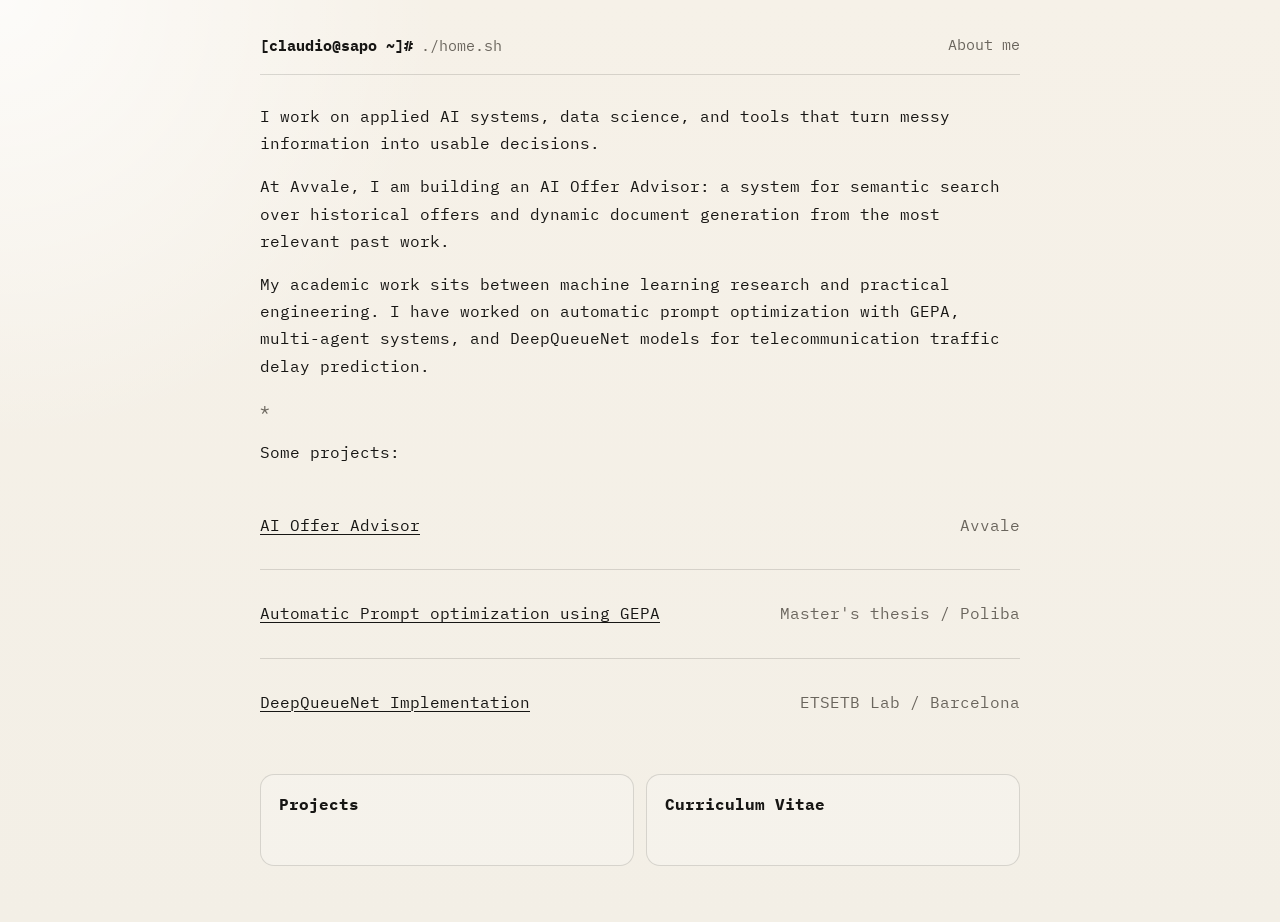
<file: index.html>
<!doctype html>
<html lang="en">

<head>
  <meta charset="UTF-8" />
  <meta name="viewport" content="width=device-width, initial-scale=1.0" />
  <meta name="description" content="Claudio Sapo personal site." />
  <title>claudio@sapo</title>
  <link rel="preconnect" href="https://fonts.googleapis.com" />
  <link rel="preconnect" href="https://fonts.gstatic.com" crossorigin />
  <link href="https://fonts.googleapis.com/css2?family=IBM+Plex+Mono:wght@400;500;600;700&display=swap"
    rel="stylesheet" />
  <link rel="stylesheet" href="./styles.css" />
</head>

<body>
  <main class="page">
    <header class="shell-head">
      <div class="prompt">
        <span class="prompt-user">[claudio@sapo ~]#</span>
        <span class="prompt-cmd">./home.sh</span>
      </div>
      <nav class="shell-nav" aria-label="Primary">
        <a href="./about/">About me</a>

      </nav>
    </header>

    <section class="intro">
      <p>
        I work on applied AI systems, data science, and tools that turn messy information into
        usable decisions.
      </p>
      <p>
        At Avvale, I am building an AI Offer Advisor: a system for semantic search over historical
        offers and dynamic document generation from the most relevant past work.
      </p>
      <p>
        My academic work sits between machine learning research and practical engineering. I have
        worked on automatic prompt optimization with GEPA, multi-agent systems, and DeepQueueNet
        models for telecommunication traffic delay prediction.
      </p>

      <p class="separator">*</p>

      <p>
        Some projects:
      </p>

      <ul class="split-list">
        <li>
          <a href="./project/project1.html">AI Offer Advisor</a>
          <span class="date">Avvale </span>
        </li>
        <li>
          <a href="./project/project2.html">Automatic Prompt optimization using GEPA</a>
          <span class="date">Master's thesis / Poliba</span>
        </li>
        <li>
          <a href="./project/project3.html">DeepQueueNet Implementation</a>
          <span class="date">ETSETB Lab / Barcelona </span>
        </li>
      </ul>

      <div class="directory-grid" aria-label="Site sections">
        <a class="directory-card" href="./project/">
          <span class="directory-label">Projects</span>
        </a>
        <a class="directory-card" href="./cv/">
          <span class="directory-label">Curriculum Vitae</span>
        </a>
      </div>
    </section>
  </main>

  <script src="./script.js"></script>
</body>

</html>
</file>
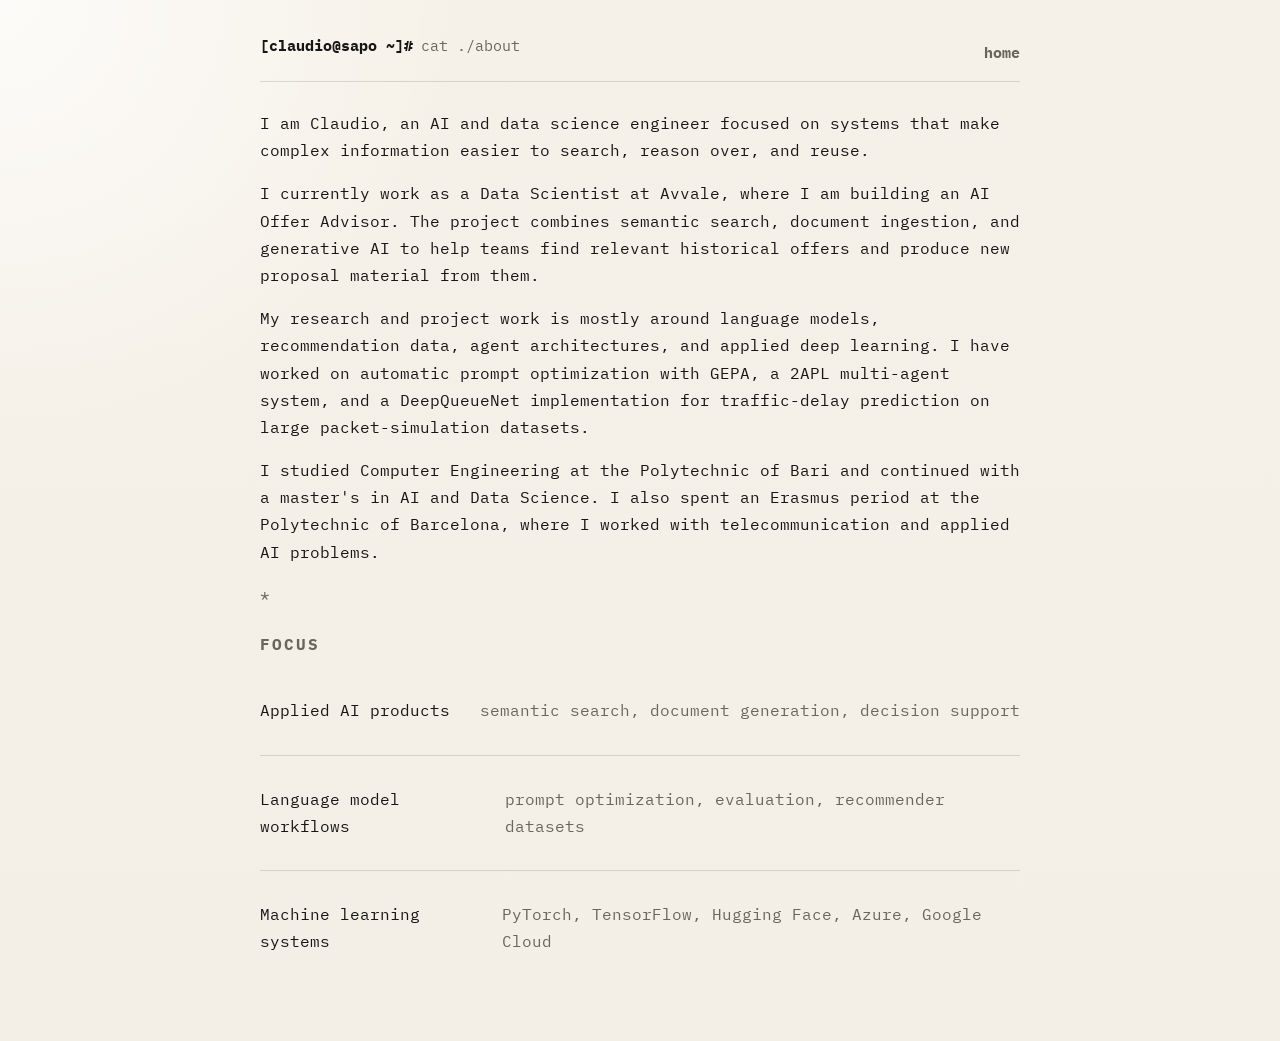
<file: about/index.html>
<!doctype html>
<html lang="en">

<head>
  <meta charset="UTF-8" />
  <meta name="viewport" content="width=device-width, initial-scale=1.0" />
  <meta name="description" content="About Claudio Sapo." />
  <title>claudio@sapo</title>
  <link rel="preconnect" href="https://fonts.googleapis.com" />
  <link rel="preconnect" href="https://fonts.gstatic.com" crossorigin />
  <link href="https://fonts.googleapis.com/css2?family=IBM+Plex+Mono:wght@400;500;600;700&display=swap"
    rel="stylesheet" />
  <link rel="stylesheet" href="../styles.css" />
</head>

<body>
  <main class="page">
    <header class="shell-head">
      <div class="prompt">
        <span class="prompt-user">[claudio@sapo ~]#</span>
        <span class="prompt-cmd">cat ./about</span>
      </div>
      <nav class="shell-nav detail-nav" aria-label="Primary">
        <a class="home-link" href="../index.html">home</a>
      </nav>
    </header>

    <section class="intro">
      <p>
        I am Claudio, an AI and data science engineer focused on systems that make complex
        information easier to search, reason over, and reuse.
      </p>

      <p>
        I currently work as a Data Scientist at Avvale, where I am building an AI Offer Advisor.
        The project combines semantic search, document ingestion, and generative AI to help teams
        find relevant historical offers and produce new proposal material from them.
      </p>

      <p>
        My research and project work is mostly around language models, recommendation data, agent
        architectures, and applied deep learning. I have worked on automatic prompt optimization
        with GEPA, a 2APL multi-agent system, and a DeepQueueNet implementation for traffic-delay
        prediction on large packet-simulation datasets.
      </p>

      <p>
        I studied Computer Engineering at the Polytechnic of Bari and continued with a master's in
        AI and Data Science. I also spent an Erasmus period at the Polytechnic of Barcelona, where I
        worked with telecommunication and applied AI problems.
      </p>

      <p class="separator">*</p>

      <h2 class="page-title">Focus</h2>
      <ul class="split-list">
        <li>
          <span>Applied AI products</span>
          <span class="date">semantic search, document generation, decision support</span>
        </li>
        <li>
          <span>Language model workflows</span>
          <span class="date">prompt optimization, evaluation, recommender datasets</span>
        </li>
        <li>
          <span>Machine learning systems</span>
          <span class="date">PyTorch, TensorFlow, Hugging Face, Azure, Google Cloud</span>
        </li>
      </ul>
    </section>
  </main>
</body>

</html>
</file>
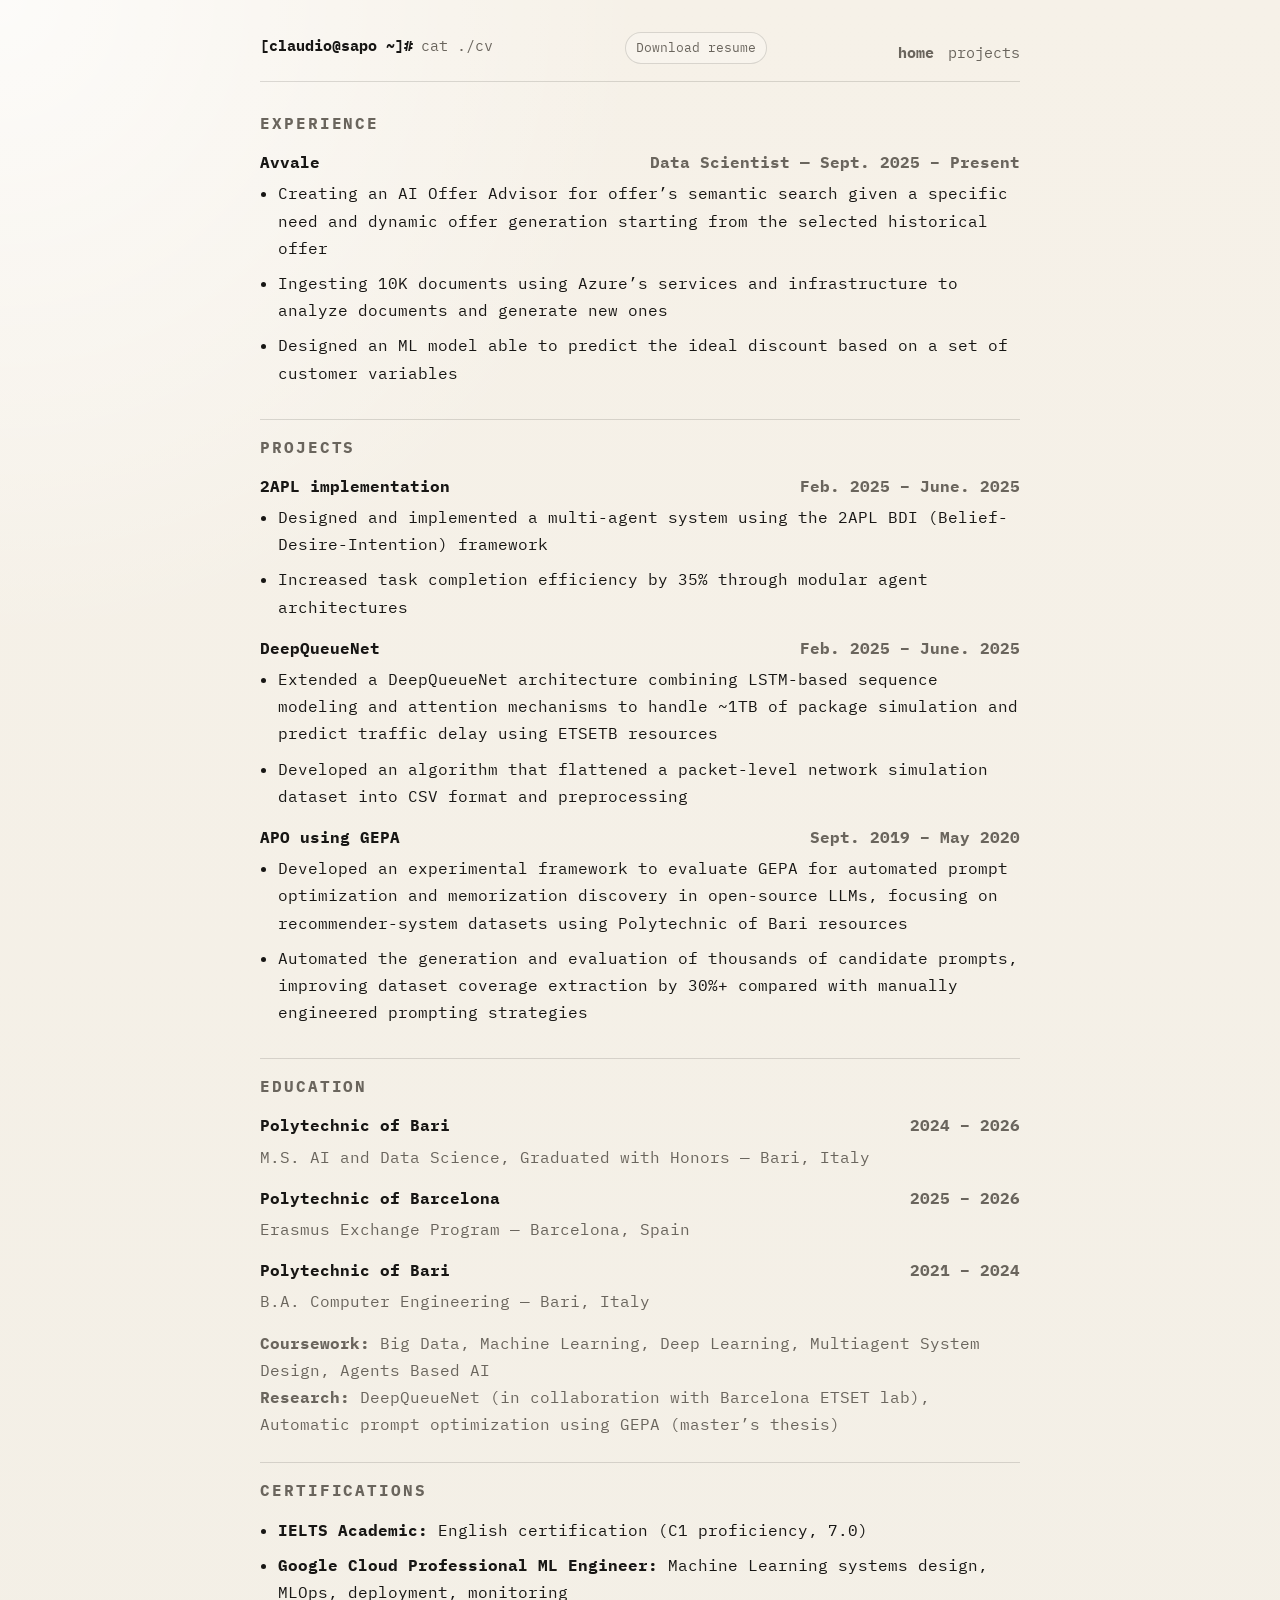
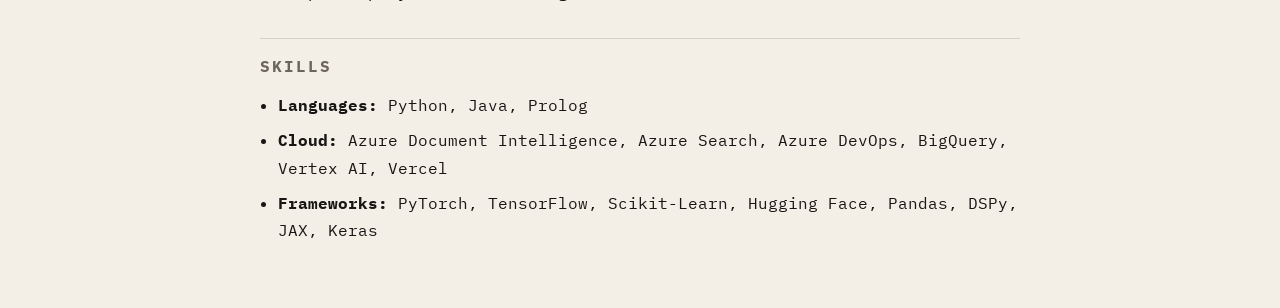
<file: cv/index.html>
<!doctype html>
<html lang="en">

<head>
  <meta charset="UTF-8" />
  <meta name="viewport" content="width=device-width, initial-scale=1.0" />
  <meta name="description" content="Curriculum Vitae." />
  <title>claudio@sapo</title>
  <link rel="preconnect" href="https://fonts.googleapis.com" />
  <link rel="preconnect" href="https://fonts.gstatic.com" crossorigin />
  <link href="https://fonts.googleapis.com/css2?family=IBM+Plex+Mono:wght@400;500;600;700&display=swap"
    rel="stylesheet" />
  <link rel="stylesheet" href="../styles.css" />
</head>

<body>
  <main class="page page-shell-wide">
    <header class="shell-head">
      <div class="prompt">
        <span class="prompt-user">[claudio@sapo ~]#</span>
        <span class="prompt-cmd">cat ./cv</span>
      </div>
      <a class="download-link-small" href="../resume.txt" download="claudio-sapo-resume.txt">
        Download resume
      </a>
      <nav class="shell-nav detail-nav" aria-label="Primary">
        <a class="home-link" href="../index.html">home</a>
        <a href="../project/">projects</a>
      </nav>
    </header>

    <section class="intro">

      <div class="cv-grid">
        <!-- Section introduce line  -->
        <section class="cv-section" style="border-top: none; padding-top: 0;">
          <h2>Experience</h2>
          <div class="cv-item">
            <div class="cv-item-head">
              <span>Avvale</span>
              <span class="cv-item-meta">Data Scientist — Sept. 2025 – Present</span>
            </div>
            <ul class="cv-list">
              <li>Creating an AI Offer Advisor for offer’s semantic search given a specific need and dynamic offer
                generation starting from the selected historical offer</li>
              <li>Ingesting 10K documents using Azure’s services and infrastructure to analyze documents and generate
                new ones</li>
              <li>Designed an ML model able to predict the ideal discount based on a set of customer variables</li>
            </ul>
          </div>
        </section>

        <section class="cv-section">
          <h2>Projects</h2>
          <div class="cv-item">
            <div class="cv-item-head">
              <span>2APL implementation</span>
              <span class="cv-item-meta">Feb. 2025 – June. 2025</span>
            </div>
            <ul class="cv-list">
              <li>Designed and implemented a multi-agent system using the 2APL BDI (Belief-Desire-Intention) framework
              </li>
              <li>Increased task completion efficiency by 35% through modular agent architectures</li>
            </ul>
          </div>

          <div class="cv-item">
            <div class="cv-item-head">
              <span>DeepQueueNet</span>
              <span class="cv-item-meta">Feb. 2025 – June. 2025</span>
            </div>
            <ul class="cv-list">
              <li>Extended a DeepQueueNet architecture combining LSTM-based sequence modeling and attention mechanisms
                to handle ~1TB of package simulation and predict traffic delay using ETSETB resources</li>
              <li>Developed an algorithm that flattened a packet-level network simulation dataset into CSV format and
                preprocessing</li>
            </ul>
          </div>

          <div class="cv-item">
            <div class="cv-item-head">
              <span>APO using GEPA</span>
              <span class="cv-item-meta">Sept. 2019 – May 2020</span>
            </div>
            <ul class="cv-list">
              <li>Developed an experimental framework to evaluate GEPA for automated prompt optimization and
                memorization discovery in open-source LLMs, focusing on recommender-system datasets using Polytechnic of
                Bari resources</li>
              <li>Automated the generation and evaluation of thousands of candidate prompts, improving dataset coverage
                extraction by 30%+ compared with manually engineered prompting strategies</li>
            </ul>
          </div>
        </section>

        <section class="cv-section">
          <h2>Education</h2>
          <div class="cv-item">
            <div class="cv-item-head">
              <span>Polytechnic of Bari</span>
              <span class="cv-item-meta">2024 – 2026</span>
            </div>
            <div class="muted">M.S. AI and Data Science, Graduated with Honors — Bari, Italy</div>
          </div>

          <div class="cv-item">
            <div class="cv-item-head">
              <span>Polytechnic of Barcelona</span>
              <span class="cv-item-meta">2025 – 2026</span>
            </div>
            <div class="muted">Erasmus Exchange Program — Barcelona, Spain</div>
          </div>

          <div class="cv-item">
            <div class="cv-item-head">
              <span>Polytechnic of Bari</span>
              <span class="cv-item-meta">2021 – 2024</span>
            </div>
            <div class="muted">B.A. Computer Engineering — Bari, Italy</div>
          </div>

          <div class="cv-item" style="margin-top: 14px;">
            <div class="muted"><strong>Coursework:</strong> Big Data, Machine Learning, Deep Learning, Multiagent System
              Design, Agents Based AI</div>
            <div class="muted"><strong>Research:</strong> DeepQueueNet (in collaboration with Barcelona ETSET lab),
              Automatic prompt optimization using GEPA (master’s thesis)</div>
          </div>
        </section>

        <section class="cv-section">
          <h2>Certifications</h2>
          <ul class="cv-list">
            <li><strong>IELTS Academic:</strong> English certification (C1 proficiency, 7.0)</li>
            <li><strong>Google Cloud Professional ML Engineer:</strong> Machine Learning systems design, MLOps,
              deployment, monitoring</li>
          </ul>
        </section>

        <section class="cv-section">
          <h2>Skills</h2>
          <ul class="cv-list">
            <li><strong>Languages:</strong> Python, Java, Prolog</li>
            <li><strong>Cloud:</strong> Azure Document Intelligence, Azure Search, Azure DevOps, BigQuery, Vertex AI,
              Vercel</li>
            <li><strong>Frameworks:</strong> PyTorch, TensorFlow, Scikit-Learn, Hugging Face, Pandas, DSPy, JAX, Keras
            </li>
          </ul>
        </section>
      </div>
    </section>
  </main>
</body>

</html>
</file>
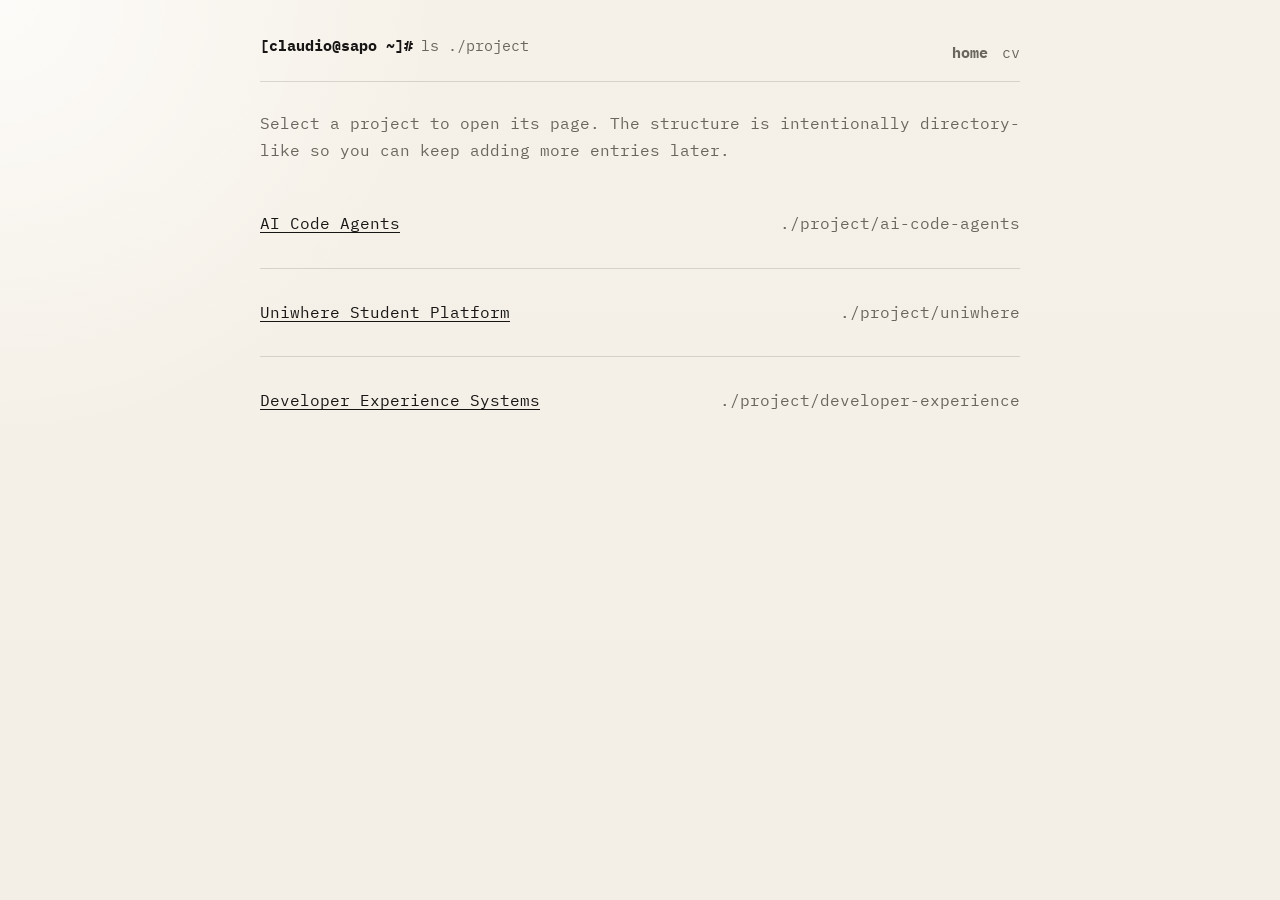
<file: project/index.html>
<!doctype html>
<html lang="en">

<head>
  <meta charset="UTF-8" />
  <meta name="viewport" content="width=device-width, initial-scale=1.0" />
  <meta name="description" content="Projects index." />
  <title>claudio@sapo</title>
  <link rel="preconnect" href="https://fonts.googleapis.com" />
  <link rel="preconnect" href="https://fonts.gstatic.com" crossorigin />
  <link href="https://fonts.googleapis.com/css2?family=IBM+Plex+Mono:wght@400;500;600;700&display=swap"
    rel="stylesheet" />
  <link rel="stylesheet" href="../styles.css" />
</head>

<body>
  <main class="page page-shell-wide">
    <header class="shell-head">
      <div class="prompt">
        <span class="prompt-user">[claudio@sapo ~]#</span>
        <span class="prompt-cmd">ls ./project</span>
      </div>
      <nav class="shell-nav detail-nav" aria-label="Primary">
        <a class="home-link" href="../index.html">home</a>
        <a href="../cv/">cv</a>
      </nav>
    </header>

    <section class="intro">
      <p class="muted">
        Select a project to open its page. The structure is intentionally directory-like so you
        can keep adding more entries later.
      </p>

      <ul class="split-list">
        <li>
          <a href="./project1.html">AI Code Agents</a>
          <span class="date">./project/ai-code-agents</span>
        </li>
        <li>
          <a href="./project2.html">Uniwhere Student Platform</a>
          <span class="date">./project/uniwhere</span>
        </li>
        <li>
          <a href="./project3.html">Developer Experience Systems</a>
          <span class="date">./project/developer-experience</span>
        </li>
      </ul>
    </section>
  </main>
</body>

</html>
</file>
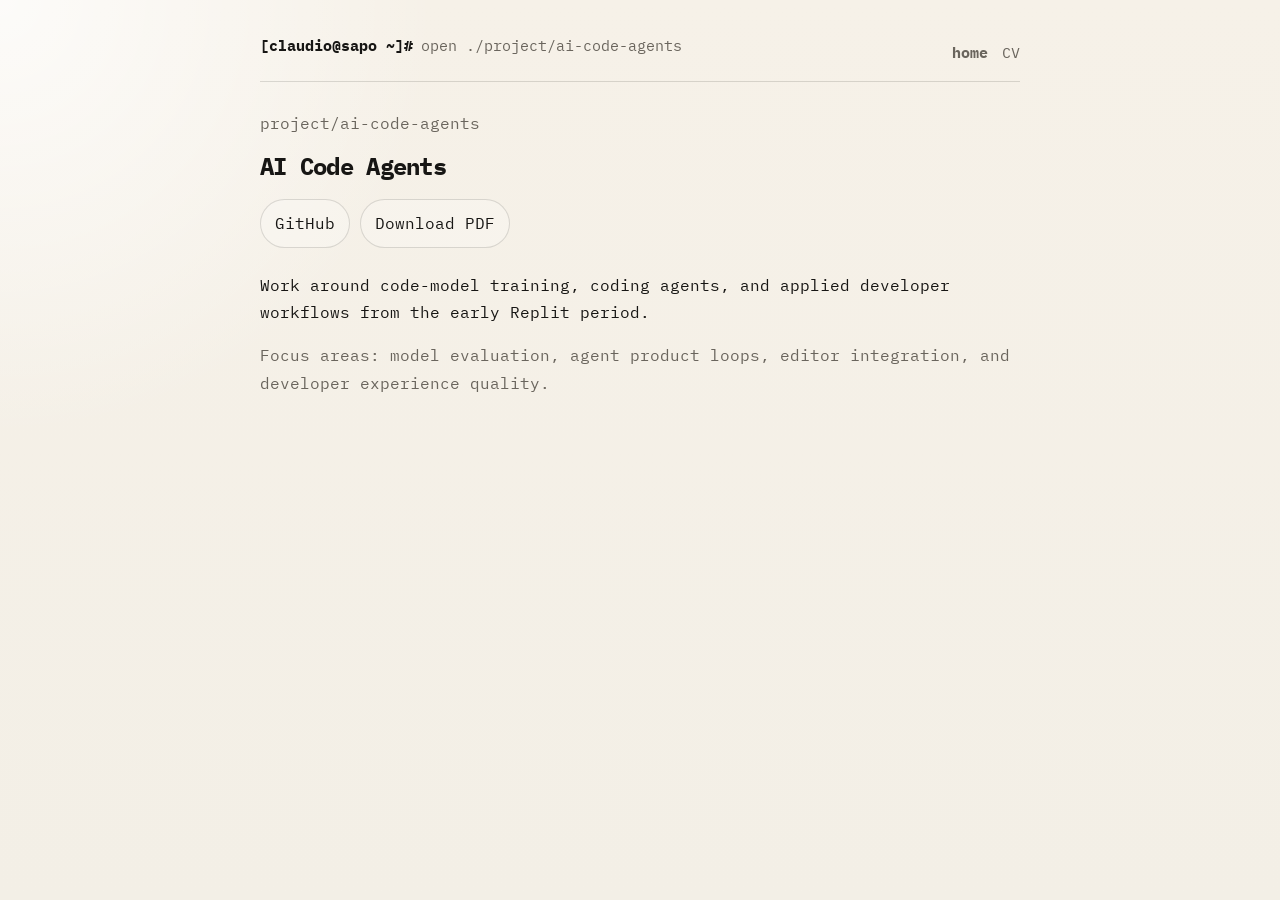
<file: project/project1.html>
<!doctype html>
<html lang="en">
  <head>
    <meta charset="UTF-8" />
    <meta name="viewport" content="width=device-width, initial-scale=1.0" />
    <meta name="description" content="AI code agents project." />
    <title>AI Code Agents claudio@sapo</title>
    <link rel="preconnect" href="https://fonts.googleapis.com" />
    <link rel="preconnect" href="https://fonts.gstatic.com" crossorigin />
    <link
      href="https://fonts.googleapis.com/css2?family=IBM+Plex+Mono:wght@400;500;600;700&display=swap"
      rel="stylesheet"
    />
    <link rel="stylesheet" href="../styles.css" />
  </head>
  <body>
    <main class="page page-shell">
      <header class="shell-head">
        <div class="prompt">
          <span class="prompt-user">[claudio@sapo ~]#</span>
          <span class="prompt-cmd">open ./project/ai-code-agents</span>
        </div>
        <nav class="shell-nav detail-nav" aria-label="Primary">
          <a class="home-link" href="../index.html">home</a>
          <a href="../cv/">CV</a>
        </nav>
      </header>

      <article class="intro">
        <p class="date">project/ai-code-agents</p>
        <h1 class="project-title">AI Code Agents</h1>
        <div class="project-actions" aria-label="Project resources">
          <a class="download-link" href="https://github.com/claudiosaponaro" target="_blank" rel="noreferrer">GitHub</a>
          <a class="download-link" href="../resources/ai-code-agents.pdf" download>Download PDF</a>
        </div>
        <p>
          Work around code-model training, coding agents, and applied developer workflows from the
          early Replit period.
        </p>
        <p class="muted">
          Focus areas: model evaluation, agent product loops, editor integration, and developer
          experience quality.
        </p>
      </article>
    </main>
  </body>
</html>
</file>
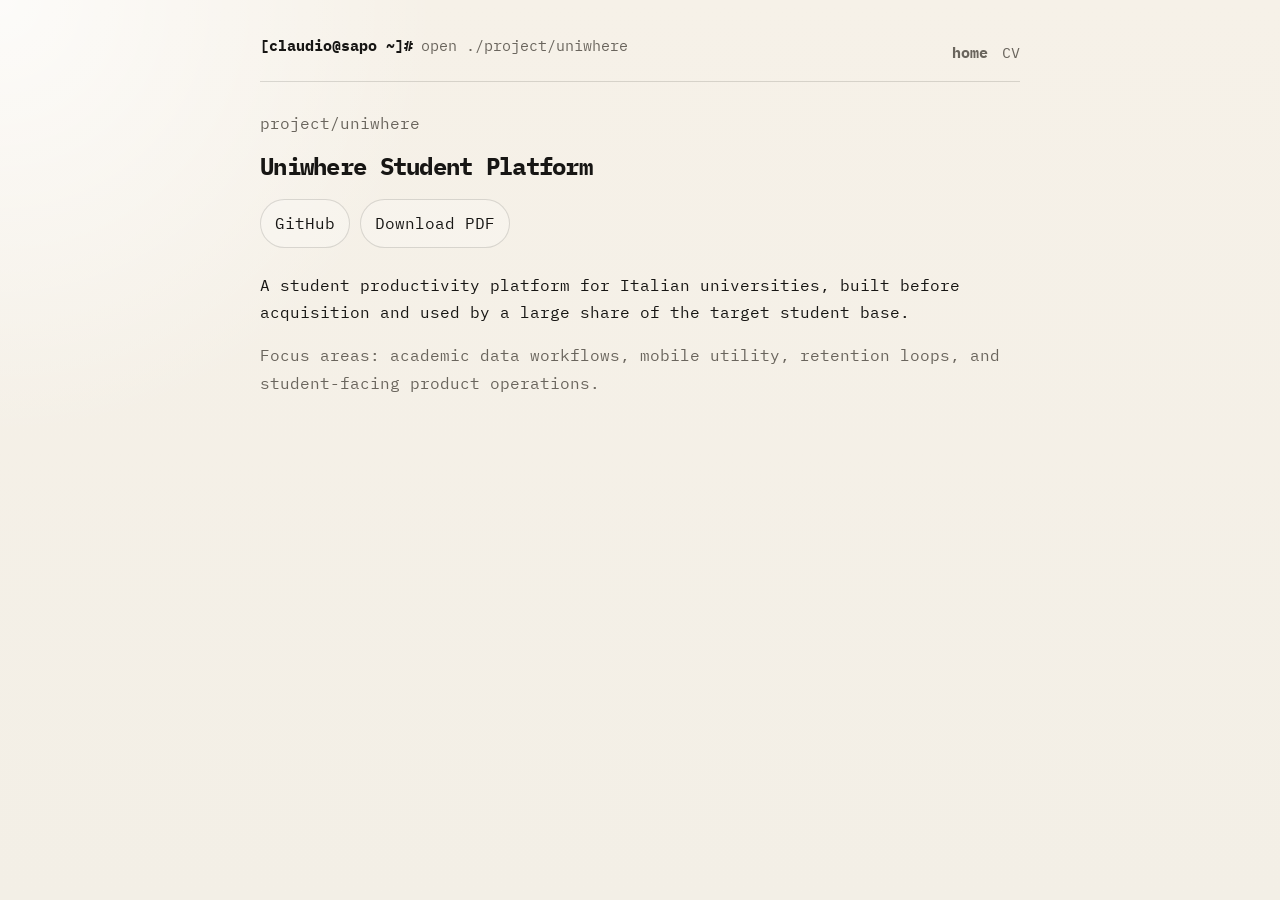
<file: project/project2.html>
<!doctype html>
<html lang="en">
  <head>
    <meta charset="UTF-8" />
    <meta name="viewport" content="width=device-width, initial-scale=1.0" />
    <meta name="description" content="Uniwhere student platform project." />
    <title>Uniwhere Student Platform claudio@sapo</title>
    <link rel="preconnect" href="https://fonts.googleapis.com" />
    <link rel="preconnect" href="https://fonts.gstatic.com" crossorigin />
    <link
      href="https://fonts.googleapis.com/css2?family=IBM+Plex+Mono:wght@400;500;600;700&display=swap"
      rel="stylesheet"
    />
    <link rel="stylesheet" href="../styles.css" />
  </head>
  <body>
    <main class="page page-shell">
      <header class="shell-head">
        <div class="prompt">
          <span class="prompt-user">[claudio@sapo ~]#</span>
          <span class="prompt-cmd">open ./project/uniwhere</span>
        </div>
        <nav class="shell-nav detail-nav" aria-label="Primary">
          <a class="home-link" href="../index.html">home</a>
          <a href="../cv/">CV</a>
        </nav>
      </header>

      <article class="intro">
        <p class="date">project/uniwhere</p>
        <h1 class="project-title">Uniwhere Student Platform</h1>
        <div class="project-actions" aria-label="Project resources">
          <a class="download-link" href="https://github.com/claudiosaponaro" target="_blank" rel="noreferrer">GitHub</a>
          <a class="download-link" href="../resources/uniwhere-student-platform.pdf" download>Download PDF</a>
        </div>
        <p>
          A student productivity platform for Italian universities, built before acquisition and
          used by a large share of the target student base.
        </p>
        <p class="muted">
          Focus areas: academic data workflows, mobile utility, retention loops, and student-facing
          product operations.
        </p>
      </article>
    </main>
  </body>
</html>
</file>
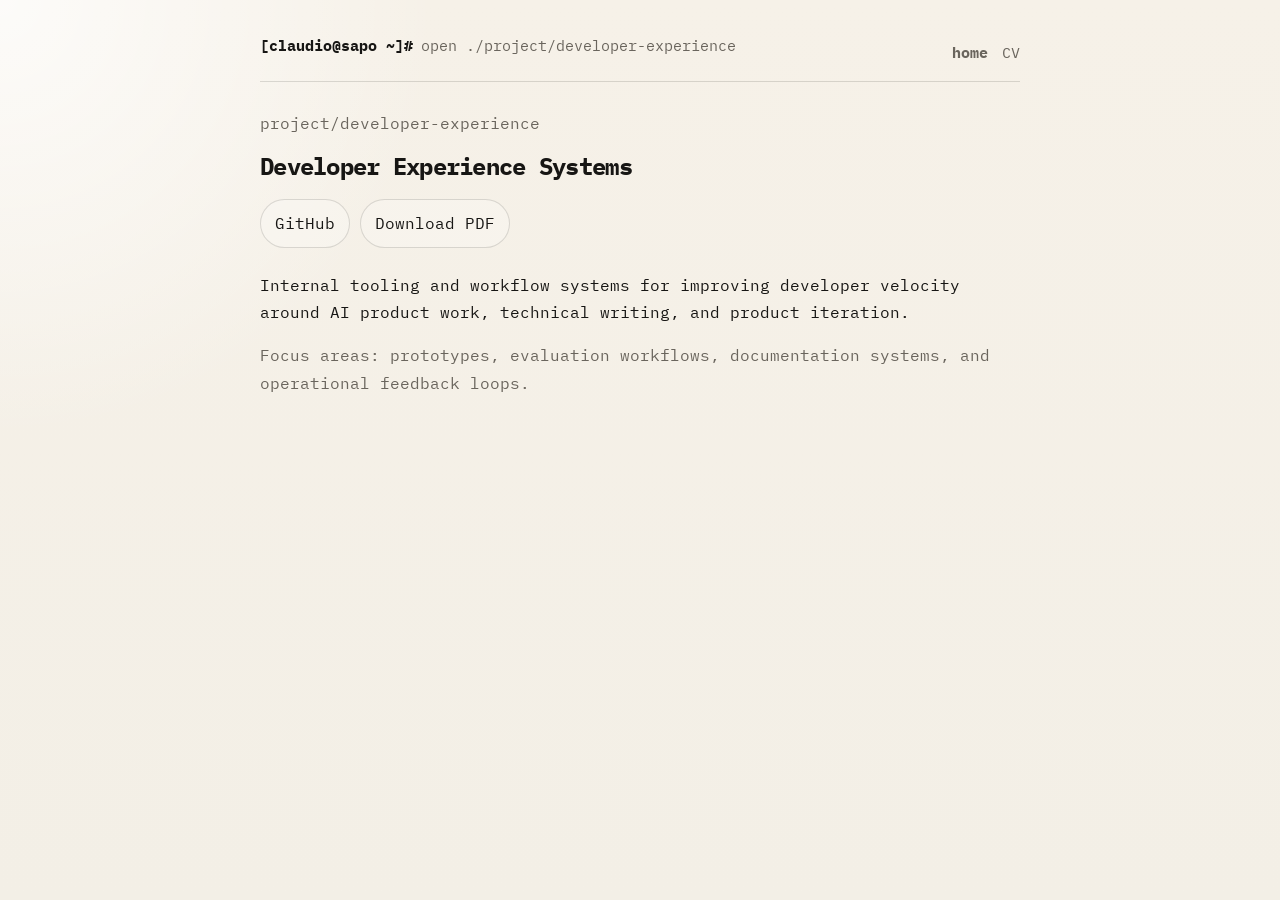
<file: project/project3.html>
<!doctype html>
<html lang="en">
  <head>
    <meta charset="UTF-8" />
    <meta name="viewport" content="width=device-width, initial-scale=1.0" />
    <meta name="description" content="Developer experience systems project." />
    <title>Developer Experience Systems claudio@sapo</title>
    <link rel="preconnect" href="https://fonts.googleapis.com" />
    <link rel="preconnect" href="https://fonts.gstatic.com" crossorigin />
    <link
      href="https://fonts.googleapis.com/css2?family=IBM+Plex+Mono:wght@400;500;600;700&display=swap"
      rel="stylesheet"
    />
    <link rel="stylesheet" href="../styles.css" />
  </head>
  <body>
    <main class="page page-shell">
      <header class="shell-head">
        <div class="prompt">
          <span class="prompt-user">[claudio@sapo ~]#</span>
          <span class="prompt-cmd">open ./project/developer-experience</span>
        </div>
        <nav class="shell-nav detail-nav" aria-label="Primary">
          <a class="home-link" href="../index.html">home</a>
          <a href="../cv/">CV</a>
        </nav>
      </header>

      <article class="intro">
        <p class="date">project/developer-experience</p>
        <h1 class="project-title">Developer Experience Systems</h1>
        <div class="project-actions" aria-label="Project resources">
          <a class="download-link" href="https://github.com/claudiosaponaro" target="_blank" rel="noreferrer">GitHub</a>
          <a class="download-link" href="../resources/developer-experience-systems.pdf" download>Download PDF</a>
        </div>
        <p>
          Internal tooling and workflow systems for improving developer velocity around AI product
          work, technical writing, and product iteration.
        </p>
        <p class="muted">
          Focus areas: prototypes, evaluation workflows, documentation systems, and operational
          feedback loops.
        </p>
      </article>
    </main>
  </body>
</html>
</file>
<file: styles.css>
:root {
  --bg: #f3efe6;
  --panel: rgba(255, 255, 255, 0.5);
  --text: #171614;
  --muted: #6a655d;
  --line: rgba(23, 22, 20, 0.14);
  --accent: #1b5e9a;
  --accent-soft: rgba(27, 94, 154, 0.08);
  --page-width: 760px;
}

* {
  box-sizing: border-box;
}

html {
  scroll-behavior: smooth;
}

body {
  margin: 0;
  color: var(--text);
  background:
    radial-gradient(circle at top left, rgba(255, 255, 255, 0.75), transparent 28%),
    linear-gradient(180deg, #f6f1e8 0%, var(--bg) 100%);
  font-family: "IBM Plex Mono", ui-monospace, SFMono-Regular, Menlo, Monaco, Consolas, monospace;
  line-height: 1.7;
  min-height: 100vh;
}

a {
  color: inherit;
  text-decoration: underline;
  text-decoration-thickness: 1px;
  text-underline-offset: 0.18em;
}

a:hover,
a:focus-visible {
  color: var(--accent);
}

::selection {
  background: var(--accent-soft);
}

.page {
  width: min(var(--page-width), calc(100% - 32px));
  margin: 0 auto;
  padding: 32px 0 56px;
}

.shell-head {
  display: flex;
  align-items: flex-start;
  justify-content: space-between;
  gap: 24px;
  margin-bottom: 28px;
  padding-bottom: 16px;
  border-bottom: 1px solid var(--line);
}

.prompt {
  display: inline-flex;
  flex-wrap: wrap;
  gap: 8px;
  font-size: 0.96rem;
}

.prompt-user {
  font-weight: 700;
}

.prompt-cmd {
  color: var(--muted);
}

.shell-nav {
  display: inline-flex;
  gap: 14px;
  font-size: 0.92rem;
  color: var(--muted);
  flex-wrap: wrap;
}

.shell-nav a {
  text-decoration: none;
}

.shell-nav a:hover,
.shell-nav a:focus-visible {
  color: var(--text);
}

.intro p {
  margin: 0 0 16px;
}

.separator {
  margin: 24px 0 26px;
  color: var(--muted);
  letter-spacing: 0.2em;
}

.date,
.footer-note {
  color: var(--muted);
}

.page-title,
.project-title {
  margin: 0 0 14px;
  line-height: 1.15;
  letter-spacing: -0.03em;
}

.page-title {
  margin-top: 26px;
  font-size: 1rem;
  text-transform: uppercase;
  letter-spacing: 0.12em;
  color: var(--muted);
}

.directory-grid {
  display: grid;
  grid-template-columns: repeat(2, minmax(0, 1fr));
  gap: 12px;
  margin: 28px 0 0;
}

.directory-card {
  display: flex;
  flex-direction: column;
  gap: 6px;
  min-height: 92px;
  padding: 16px 18px;
  border: 1px solid var(--line);
  border-radius: 14px;
  text-decoration: none;
  background: rgba(255, 255, 255, 0.22);
}

.directory-card:hover,
.directory-card:focus-visible {
  border-color: rgba(27, 94, 154, 0.28);
  background: rgba(27, 94, 154, 0.04);
}

.directory-label {
  font-weight: 700;
}

.directory-path {
  color: var(--muted);
  font-size: 0.92rem;
}

.page-shell {
  max-width: 860px;
}

.page-shell-wide {
  max-width: 980px;
}

.detail-nav {
  margin-top: 8px;
}

.detail-nav .home-link {
  font-weight: 700;
}

.download-link {
  display: inline-flex;
  align-items: center;
  gap: 8px;
  margin: 16px 0 8px;
  padding: 10px 14px;
  border: 1px solid var(--line);
  border-radius: 999px;
  text-decoration: none;
  background: rgba(255, 255, 255, 0.22);
}

.download-link:hover,
.download-link:focus-visible {
  border-color: rgba(27, 94, 154, 0.28);
}

/* downloding button - small */

.download-link-small {
  display: inline-flex;
  align-items: center;
  gap: 6px;
  font-size: 0.8rem;
  padding: 4px 10px;
  border: 1px solid var(--line);
  border-radius: 999px;
  text-decoration: none;
  background: rgba(255, 255, 255, 0.22);
  color: var(--muted);
}

.download-link-small:hover,
.download-link-small:focus-visible {
  border-color: rgba(27, 94, 154, 0.28);
  color: var(--text);
}

.project-actions {
  display: flex;
  flex-wrap: wrap;
  gap: 10px;
  margin: 18px 0 24px;
}

.project-actions .download-link {
  margin: 0;
}

.cv-grid {
  display: grid;
  gap: 24px;
  margin-top: 18px;
}

.cv-section {
  padding-top: 14px;
  border-top: 1px solid var(--line);
}

.cv-section:first-child {
  border-top: none;
  padding-top: 0;
}

.cv-section h2 {
  margin: 0 0 12px;
  font-size: 1rem;
  text-transform: uppercase;
  letter-spacing: 0.12em;
  color: var(--muted);
}

.cv-item {
  margin-bottom: 14px;
}

.cv-item:last-child {
  margin-bottom: 0;
}

.cv-item-head {
  display: flex;
  flex-wrap: wrap;
  justify-content: space-between;
  gap: 8px;
  margin-bottom: 4px;
  font-weight: 700;
}

.cv-item-meta {
  color: var(--muted);
}

.cv-list {
  margin: 0;
  padding-left: 18px;
}

.cv-list li {
  margin-bottom: 8px;
}

.muted {
  color: var(--muted);
}

.split-list {
  list-style: none;
  margin: 0;
  padding: 0;
}

.split-list li {
  display: flex;
  justify-content: space-between;
  gap: 12px;
  padding: 30px 0;
  border-bottom: 1px solid var(--line);
}

.split-list li:last-child {
  border-bottom: 0;
}

.bullet-list {
  margin: 14px 0 30px;
  padding-left: 18px;
}

.bullet-list li {
  margin-bottom: 8px;
}

sup {
  font-size: 0.72em;
  vertical-align: super;
}

sup a {
  text-decoration: none;
  color: var(--muted);
}

sup a:hover,
sup a:focus-visible {
  color: var(--accent);
}

.footer-note {
  margin-top: 24px;
}

@media (max-width: 720px) {
  .page {
    width: min(var(--page-width), calc(100% - 24px));
    padding-top: 22px;
  }

  .shell-head {
    flex-direction: column;
    gap: 12px;
  }

  .shell-nav {
    flex-wrap: wrap;
  }

  .directory-grid {
    grid-template-columns: 1fr;
  }

  .split-list li {
    flex-direction: column;
  }
}
</file>
